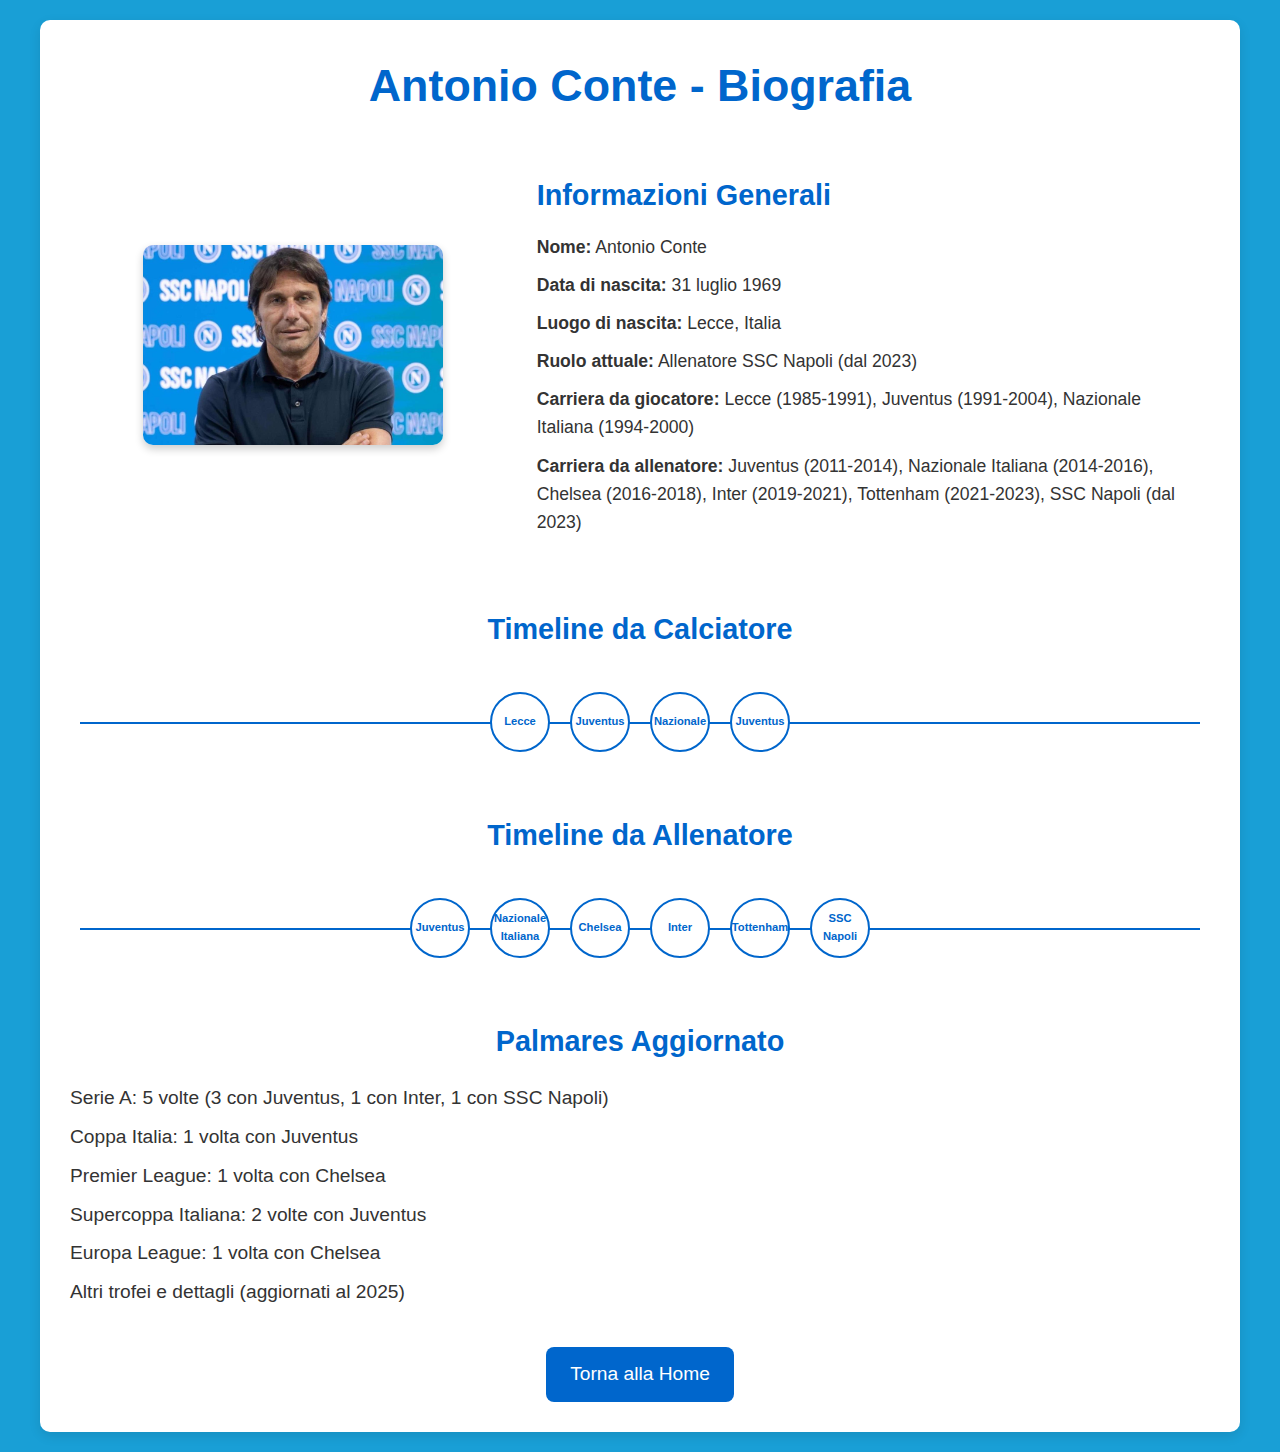
<file: html/ilmister.html>
<!DOCTYPE html>
<html lang="it">
<head>
  <meta charset="UTF-8">
  <meta name="viewport" content="width=device-width, initial-scale=1.0">
  <title>Antonio Conte - Biografia SSC Napoli</title>
  <link rel="stylesheet" href="../css/misterstyle.css">
</head>
<body>
  <div class="container">
    <header>
      <h1>Antonio Conte - Biografia</h1>
    </header>

    <!-- Sezione Biografia -->
    <section class="bio">
      <div class="photo">
        <img src="../img/misterconte.jpg" alt="Antonio Conte">
      </div>
      <div class="info">
        <h2>Informazioni Generali</h2>
        <p><strong>Nome:</strong> Antonio Conte</p>
        <p><strong>Data di nascita:</strong> 31 luglio 1969</p>
        <p><strong>Luogo di nascita:</strong> Lecce, Italia</p>
        <p><strong>Ruolo attuale:</strong> Allenatore SSC Napoli (dal 2023)</p>
        <p><strong>Carriera da giocatore:</strong> Lecce (1985-1991), Juventus (1991-2004), Nazionale Italiana (1994-2000)</p>
        <p><strong>Carriera da allenatore:</strong> Juventus (2011-2014), Nazionale Italiana (2014-2016), Chelsea (2016-2018), Inter (2019-2021), Tottenham (2021-2023), SSC Napoli (dal 2023)</p>
      </div>
    </section>

    <!-- Timeline da Calciatore -->
    <section class="timeline-section">
      <h2>Timeline da Calciatore</h2>
      <div class="timeline-container">
        <div class="timeline-item">
          <span class="event-label">Lecce</span>
          <div class="tooltip">Inizia la carriera con il Lecce (1985)</div>
        </div>
        <div class="timeline-item">
          <span class="event-label">Juventus</span>
          <div class="tooltip">Si trasferisce alla Juventus (1991)</div>
        </div>
        <div class="timeline-item">
          <span class="event-label">Nazionale</span>
          <div class="tooltip">Debutta con la Nazionale Italiana (1994)</div>
        </div>
        <div class="timeline-item">
          <span class="event-label">Juventus</span>
          <div class="tooltip">Termina la carriera con la Juventus (2004)</div>
        </div>
      </div>
    </section>

    <!-- Timeline da Allenatore -->
    <section class="timeline-section">
      <h2>Timeline da Allenatore</h2>
      <div class="timeline-container">
        <div class="timeline-item">
          <span class="event-label">Juventus</span>
          <div class="tooltip">Inizia come allenatore alla Juventus (2011)</div>
        </div>
        <div class="timeline-item">
          <span class="event-label">Nazionale Italiana</span>
          <div class="tooltip">Diventa allenatore della Nazionale Italiana di Calcio Maschile (2014)</div>
        </div>
        <div class="timeline-item">
          <span class="event-label">Chelsea</span>
          <div class="tooltip">Allenatore del Chelsea, vince Premier League e FA Cup (2016)</div>
        </div>
        <div class="timeline-item">
          <span class="event-label">Inter</span>
          <div class="tooltip">Diventa allenatore dell'Inter, campionato vinto nel 2021 (2019)</div>
        </div>
        <div class="timeline-item">
          <span class="event-label">Tottenham</span>
          <div class="tooltip">Allenatore del Tottenham Hotspur (2021)</div>
        </div>
        <div class="timeline-item">
          <span class="event-label">SSC Napoli</span>
          <div class="tooltip">Diventa allenatore del SSC Napoli (2023 - presente)</div>
        </div>
      </div>
    </section>

    <!-- Sezione Palmares -->
    <section class="palmares">
      <h2>Palmares Aggiornato</h2>
      <ul>
        <li>Serie A: 5 volte (3 con Juventus, 1 con Inter, 1 con SSC Napoli)</li>
        <li>Coppa Italia: 1 volta con Juventus</li>
        <li>Premier League: 1 volta con Chelsea</li>
        <li>Supercoppa Italiana: 2 volte con Juventus</li>
        <li>Europa League: 1 volta con Chelsea</li>
        <li>Altri trofei e dettagli (aggiornati al 2025)</li>
      </ul>
    </section>

    <!-- Tasto Torna alla Home -->
    <div class="home-btn">
      <a href="../index.html">Torna alla Home</a>
    </div>
  </div>
</body>
</html>
</file>
<file: css/misterstyle.css>
/* Reset di base */
* {
  margin: 0;
  padding: 0;
  box-sizing: border-box;
}

/* Stile generale */
body {
  background-color: #199FD6;
  font-family: Arial, sans-serif;
  color: #333;
  line-height: 1.6;
  padding: 20px;
}

.container {
  max-width: 1200px;
  margin: 0 auto;
  background: #fff;
  border-radius: 10px;
  padding: 30px;
  box-shadow: 0 4px 12px rgba(0,0,0,0.1);
}

/* Header */
header {
  text-align: center;
  margin-bottom: 30px;
}

header h1 {
  font-size: 2.8em;
  color: #0066cc; /* Blu elegante, tema SSC Napoli */
}

/* Sezione Biografia */
.bio {
  display: flex;
  flex-wrap: wrap;
  align-items: center;
  justify-content: center;
  margin-bottom: 40px;
}

.photo {
  flex: 1 1 300px;
  text-align: center;
  margin-bottom: 20px;
}

.photo img {
  width: 300px;
  height: auto;
  border-radius: 10px;
  box-shadow: 0 4px 8px rgba(0,0,0,0.2);
}

.info {
  flex: 2 1 400px;
  padding: 20px;
}

.info h2 {
  font-size: 1.8em;
  color: #0066cc;
  margin-bottom: 15px;
}

.info p {
  margin-bottom: 10px;
  font-size: 1.1em;
}

/* Sezioni Timeline */
.timeline-section {
  margin-bottom: 40px;
  position: relative;
}

.timeline-section h2 {
  text-align: center;
  margin-bottom: 20px;
  font-size: 1.8em;
  color: #0066cc;
}

/* Contenitore timeline: overflow visibile per mostrare per intero i tooltip */
.timeline-container {
  position: relative;
  display: flex;
  justify-content: center;
  align-items: center;
  gap: 20px;
  padding: 20px 0;
  overflow: visible;
}

/* Linea di collegamento */
.timeline-container::before {
  content: "";
  position: absolute;
  top: 50%;
  left: 10px;
  right: 10px;
  height: 2px;
  background: #0066cc;
  z-index: 1;
}

/* Cerchi della timeline: dimensioni ridotte (60�60px) */
.timeline-item {
  position: relative;
  z-index: 2;
  width: 60px;
  height: 60px;
  background: #fff;
  border: 2px solid #0066cc;
  border-radius: 50%;
  display: flex;
  justify-content: center;
  align-items: center;
  cursor: pointer;
  transition: transform 0.3s ease, background 0.3s ease;
}

.timeline-item:hover {
  transform: scale(1.1);
  background: #e6f2ff;
}

/* Testo interno: nome del Club */
.event-label {
  font-size: 0.7em;
  font-weight: bold;
  text-align: center;
  color: #0066cc;
  padding: 2px;
}

/* Tooltip: appare sopra il cerchio con le informazioni complete */
.tooltip {
  position: absolute;
  bottom: calc(100% + 10px);
  left: 50%;
  transform: translateX(-50%);
  background: #0066cc;
  color: #fff;
  padding: 4px 8px;
  border-radius: 5px;
  font-size: 0.75em;
  white-space: nowrap;
  opacity: 0;
  visibility: hidden;
  pointer-events: none;
  transition: opacity 0.3s ease, visibility 0.3s ease;
  z-index: 10;
}

.timeline-item:hover .tooltip {
  opacity: 1;
  visibility: visible;
}

/* Sezione Palmares */
.palmares {
  margin-bottom: 40px;
}

.palmares h2 {
  text-align: center;
  margin-bottom: 20px;
  font-size: 1.8em;
  color: #0066cc;
}

.palmares ul {
  list-style: none;
  padding: 0;
}

.palmares li {
  font-size: 1.2em;
  margin-bottom: 10px;
  line-height: 1.5;
}

/* Tasto Torna alla Home */
.home-btn {
  text-align: center;
  margin-top: 30px;
}

.home-btn a {
  display: inline-block;
  background-color: #0066cc;
  color: #fff;
  padding: 12px 24px;
  border-radius: 8px;
  text-decoration: none;
  font-size: 1.2em;
  transition: background-color 0.3s ease;
}

.home-btn a:hover {
  background-color: #0050a0;
}

/* Responsive: disposizione verticale su schermi piccoli */
@media (max-width: 768px) {
  .bio {
    flex-direction: column;
    text-align: center;
  }
  
  .info {
    padding: 10px;
  }
  
  .timeline-container {
    flex-direction: column;
  }
  
  .timeline-container::before {
    display: none;
  }
  
  .timeline-item {
    margin-bottom: 20px;
  }
}
</file>
